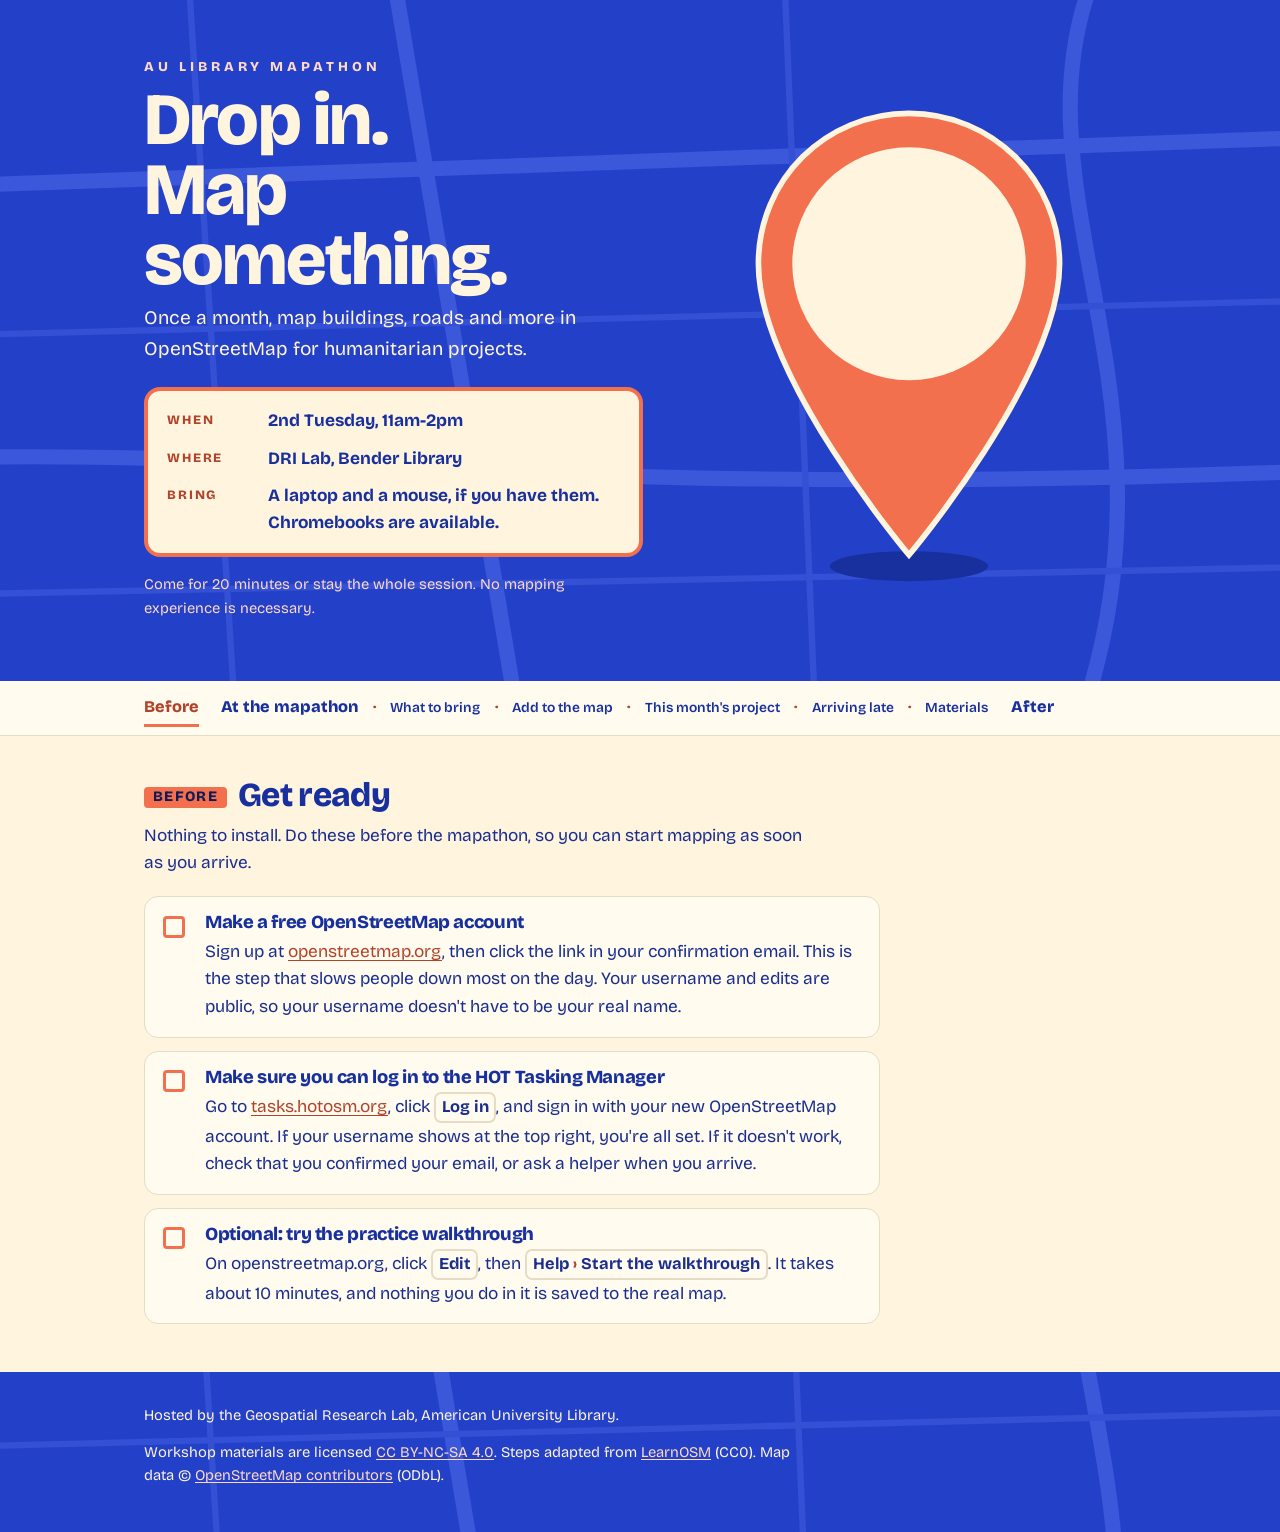
<file: index.html>
<!doctype html>
<html lang="en">
<head>
<meta charset="utf-8">
<meta name="viewport" content="width=device-width, initial-scale=1">
<title>Library Mapathon</title>
<meta name="description" content="A free, drop-in humanitarian mapping session at American University Library, held once a month. No experience needed.">
<link rel="stylesheet" href="assets/fonts.css">
<link rel="stylesheet" href="assets/site.css">
<script src="assets/tabs.js" defer></script>
</head>
<body>

<header class="hero">
  <div class="wrap hero-grid">
    <div class="hero-text">
      <p class="eyebrow">AU Library Mapathon</p>
      <h1>Drop in.<br>Map something.</h1>
      <p class="lede">Once a month, map buildings, roads and more in OpenStreetMap for humanitarian projects.</p>

      <!-- ============ THIS MONTH: session details. Edit these lines each month. ============ -->
      <dl class="session">
        <div><dt>When</dt><dd>2nd Tuesday, 11am-2pm</dd></div>
        <div><dt>Where</dt><dd>DRI Lab, Bender Library</dd></div>
        <div><dt>Bring</dt><dd>A laptop and a mouse, if you have them. Chromebooks are available.</dd></div>
      </dl>
      <!-- ============ END THIS MONTH ============ -->

      <p class="small">Come for 20 minutes or stay the whole session. No mapping experience is necessary.</p>
    </div>
    <img class="hero-pin" src="assets/img/pin.svg" alt="">
  </div>
</header>

<nav class="toc" aria-label="On this site">
  <div class="wrap menu">
    <a class="tab" href="#before">Before</a>
    <span class="group">
      <a class="tab" href="#during">At the mapathon</a>
      <a class="sub" href="#dayof">What to bring</a>
      <a class="sub" href="#mapathon">Add to the map</a>
      <a class="sub" href="#project">This month's project</a>
      <a class="sub" href="#late">Arriving late</a>
      <a class="sub" href="#materials">Materials</a>
    </span>
    <a class="tab" href="#afterwards">After</a>
  </div>
</nav>

<main class="wrap">

<div class="panel" id="before">
<section id="ready">
  <h2><span class="no">Before</span>Get ready</h2>
  <p>Nothing to install. Do these before the mapathon, so you can start mapping as soon as you arrive.</p>
  <ul class="checks">
    <li><span class="bx" aria-hidden="true"></span><div><h3>Make a free OpenStreetMap account</h3><p>Sign up at <a href="https://www.openstreetmap.org/user/new">openstreetmap.org</a>, then click the link in your confirmation email. This is the step that slows people down most on the day. Your username and edits are public, so your username doesn't have to be your real name.</p></div></li>
    <li><span class="bx" aria-hidden="true"></span><div><h3>Make sure you can log in to the HOT Tasking Manager</h3><p>Go to <a href="https://tasks.hotosm.org">tasks.hotosm.org</a>, click <span class="path">Log in</span>, and sign in with your new OpenStreetMap account. If your username shows at the top right, you're all set. If it doesn't work, check that you confirmed your email, or ask a helper when you arrive.</p></div></li>
    <li><span class="bx" aria-hidden="true"></span><div><h3>Optional: try the practice walkthrough</h3><p>On openstreetmap.org, click <span class="path">Edit</span>, then <span class="path">Help<span class="sep">›</span>Start the walkthrough</span>. It takes about 10 minutes, and nothing you do in it is saved to the real map.</p></div></li>
  </ul>
</section>
</div>

<div class="panel" id="during">
<section id="dayof">
  <h2><span class="no">Day of</span>Day of the mapathon</h2>
  <ul class="checks">
    <li><span class="bx" aria-hidden="true"></span><div><h3>Bring your laptop, and a mouse if you have one</h3><p>Any laptop with a web browser works. A mouse makes tracing much easier. No laptop? We have Chromebooks available.</p></div></li>
    <li><span class="bx" aria-hidden="true"></span><div><h3>Sign in at the table</h3><p>Then pick up a cheat sheet. It has everything below, plus shortcuts and fixes for common snags.</p></div></li>
    <li><span class="bx" aria-hidden="true"></span><div><h3>Scan the survey code on the table</h3><p>It takes a minute and helps the library keep running these sessions.</p></div></li>
  </ul>
</section>

<section id="mapathon">
  <h2><span class="no">During</span>Add to the Map</h2>
  <p>Work at your own pace, and raise your hand whenever you need a helper. Haven't tried the practice walkthrough yet? Start there: on openstreetmap.org, click <span class="path">Edit</span>, then <span class="path">Help<span class="sep">›</span>Start the walkthrough</span>.</p>
  <ol class="steps">
    <li><h3>Pick a square</h3><p>Log in at <a href="https://tasks.hotosm.org">tasks.hotosm.org</a>. Open <a href="#project">this month's project</a>, check its number, read the instructions, pick an available square, then <span class="path">Map<span class="sep">›</span>iD Editor</span>.</p></li>
    <li><h3>Trace in iD</h3><p>Trace only what the instructions ask for, inside your square, from the satellite imagery. Most projects ask for buildings; some ask for roads, or both.</p></li>
    <li><h3>Save and submit</h3><p><span class="path">Save</span>, keep the project hashtag, add <b>#AUmapathon</b> and a few words, then <span class="path">Upload</span>. In the Tasking Manager, mark the square completely mapped, or choose <span class="path">Stop mapping</span>. Validators check every square.</p></li>
  </ol>
  <ul class="checks before-leave">
    <li><span class="bx" aria-hidden="true"></span><div><h3>Before you leave: take the exit survey</h3><p>Scan the exit survey code on the table. It takes a minute.</p></div></li>
  </ul>
</section>

<section id="project" class="project">
  <!-- ============ THIS MONTH: project. Edit these lines each month. ============ -->
  <h2><span class="no">This month</span>The project</h2>
  <p class="eyebrow">Project #69108</p>
  <h3>Mapping missing Buildings and Road in Bugesera District – Rilima Sector</h3>
  <p><b>Where:</b> Rwanda <b>Requested by:</b> EcoMappers, OSM Rwanda</p>
  <p>Mapping Rwanda's critical infrastructure, vulnerable areas, and resources. Through this initiative, we aim to create accurate, accessible maps that empower local communities, support disaster preparedness and response, and drive sustainable development. </p>
  <p><a class="button" href="https://tasks.hotosm.org/projects/69108">Open the project</a> <!-- <span class="small">If it fills up, use the backup: <a href="https://tasks.hotosm.org/projects/[BACKUP PROJECT #]">project #[BACKUP PROJECT #]</a></span> --></p>
  <!-- ============ END THIS MONTH ============ -->
</section>

<section id="late">
  <h2><span class="no">Late?</span>Arriving late</h2>
  <p>No problem. About every half hour, the host will give a quick introduction to this month's project and goes over the steps. Join the next one, or if you're ready, go ahead and get started. <!-- with <a href="#mapathon">the three steps</a> and your cheat sheet. --></p>
</section>

<section id="materials">
  <h2><span class="no">Handouts</span>Materials</h2>
  <ul class="cards">
    <li><a href="handouts/cheat-sheet.pdf"><b>Cheat sheet</b><span>The steps with checkpoints, shortcuts, good habits and common snags; two pages to keep (PDF)</span></a></li>
    <li><a href="slides/slides.html"><b>Slides</b><span>The walkthrough slides shown in the room</span></a></li>
    <li><a href="materials/mapathon-materials.zip"><b>Everything</b><span>Cheat sheet and On your own guide (zip)</span></a></li>
  </ul>
</section>
</div>

<div class="panel" id="afterwards">
<section id="after">
  <h2><span class="no">After</span>After the mapathon</h2>
  <ul class="steps plain">
    <li><h3>Check your OSM messages</h3><p>In the next week or two, validators sometimes leave feedback on first edits. It's how you get better.</p></li>
    <li><h3>Keep mapping</h3><p>Use the same account any time. The <a href="handouts/on-your-own.html">On your own guide</a> has next steps (<a href="handouts/on-your-own.pdf">PDF</a>).</p></li>
    <li><h3>See what we mapped together</h3><p><a href="https://stats.now.ohsome.org/dashboard#hashtags=aumapathon">ohsomeNow stats for #AUmapathon</a> show every edit tagged with our hashtag.</p></li>
    <li><h3>Come back next month</h3><p>The next date goes up on this page.</p></li>
  </ul>
</section>
</div>

</main>

<footer>
  <div class="wrap">
    <p>Hosted by the Geospatial Research Lab, American University Library.</p>
    <p>Workshop materials are licensed <a href="https://creativecommons.org/licenses/by-nc-sa/4.0/">CC BY-NC-SA 4.0</a>. Steps adapted from <a href="https://learnosm.org">LearnOSM</a> (CC0). Map data © <a href="https://www.openstreetmap.org/copyright">OpenStreetMap contributors</a> (ODbL).</p>
  </div>
</footer>

</body>
</html>
</file>
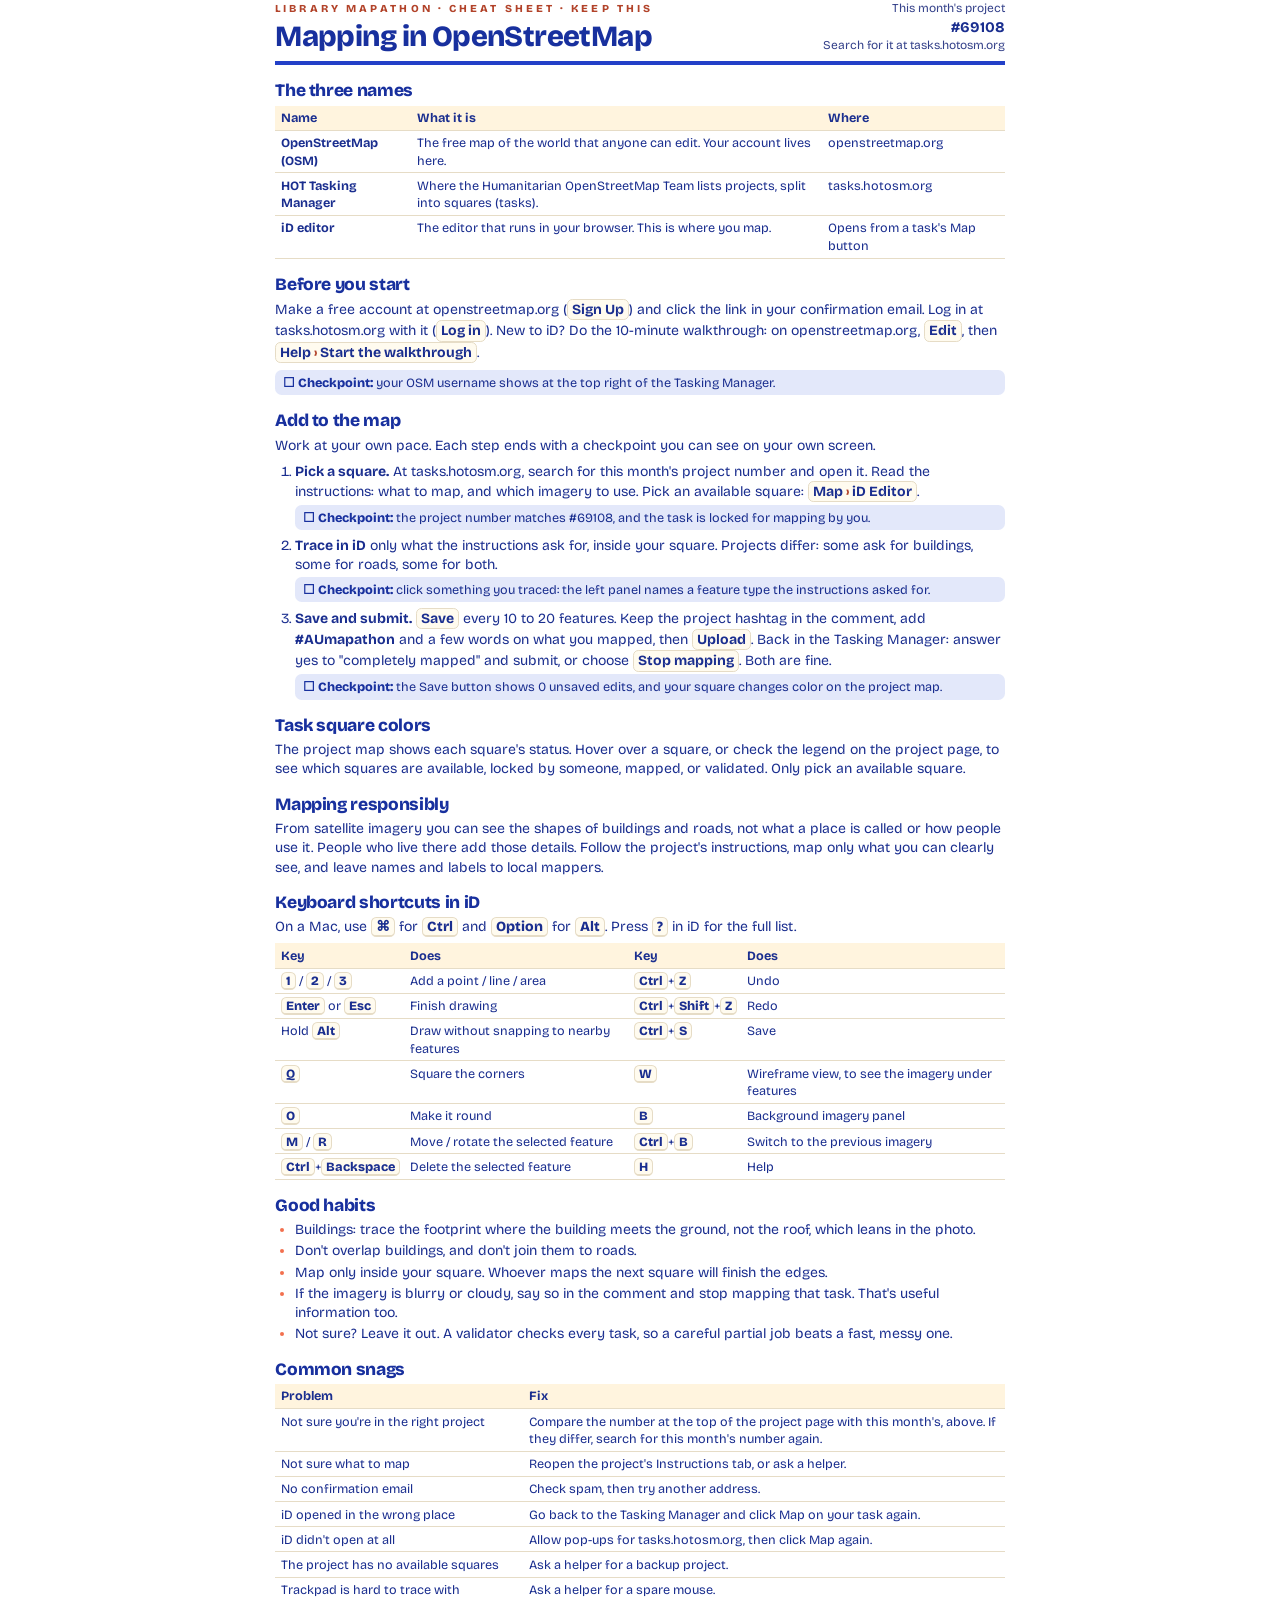
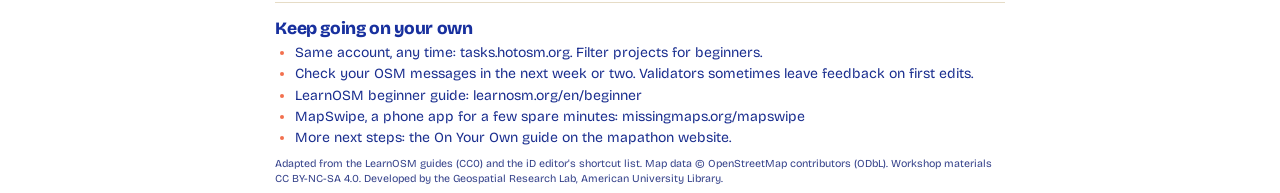
<file: handouts/cheat-sheet.html>
<!DOCTYPE html>
<html xmlns="http://www.w3.org/1999/xhtml" lang="en" xml:lang="en"><head>

<meta charset="utf-8">
<meta name="generator" content="quarto-1.11.9">

<meta name="viewport" content="width=device-width, initial-scale=1.0, user-scalable=yes">


<title>Library Mapathon: cheat sheet</title>
<style>

span.smallcaps{font-variant: small-caps;}
div.columns{display: flex; gap: 1.5em;}
div.column{flex: auto;}
@media screen {
div.columns{gap: min(4vw, 1.5em);}
div.column{overflow-x: auto;}
}
div.hanging-indent{margin-left: 1.5em; text-indent: -1.5em;}
ul.task-list{list-style: none;}
ul.task-list li input[type="checkbox"] {
width: 0.8em;
margin: 0 0.8em 0.2em -1em;  vertical-align: middle;
}
.display.math{display: block; text-align: center; margin: 0.5rem auto;}
</style>




<style type="text/css">
@font-face{font-family:"Bricolage Grotesque";font-style:normal;font-display:swap;font-weight:200 800;font-stretch:75% 100%;src:url([data-uri]) format("woff2-variations"),url([data-uri]) format("woff2")}
:root { --ink:#1A2E8F; --blue:#2340C8; --navy:#18309E; --cream:#FFF4DE; --paper:#FFFBEF; --coral-ink:#B2432A; --coral:#F2704E; --muted:#34418A; --line:#E6DCC6; --okbg:#E3E8FA; --ok:#18309E; --stuckbg:#FFE3D6; }
@page { size: letter; margin: 0.45in; }
* { box-sizing: border-box; }
html { background: #fff; }
body { margin: 0 auto; max-width: 7.6in; font-family: "Bricolage Grotesque", Arial, Helvetica, sans-serif; color: var(--ink); font-size: 10.5pt; line-height: 1.38; background: #fff; }
h1, h2, h3 { font-family: "Bricolage Grotesque", Arial, Helvetica, sans-serif; font-weight: 800; letter-spacing: -0.02em; line-height: 1.1; margin: 0; text-wrap: balance; color: var(--navy); }
h1 { font-size: 22pt; font-weight: 800; }
h2 { font-size: 13pt; margin: 12pt 0 4pt; }
h3 { font-size: 11pt; margin: 0 0 3pt; }
p { margin: 0 0 5pt; }
ul, ol { margin: 0 0 5pt; padding-left: 15pt; }
li { margin-bottom: 1.5pt; }
ul li::marker { color: var(--coral); }
a { color: var(--coral-ink); }
.eyebrow { font-weight: 800; font-size: 8pt; letter-spacing: 0.29em; text-transform: uppercase; color: var(--coral-ink); margin-bottom: 3pt; }
.head { display: flex; justify-content: space-between; align-items: flex-end; gap: 12pt; border-bottom: 3pt solid var(--blue); padding-bottom: 6pt; margin-bottom: 8pt; }
.head .meta { text-align: right; font-size: 9pt; color: var(--muted); }
.head .meta b { color: var(--ink); font-size: 11pt; }
.path { display: inline-block; font-weight: 700; background: var(--paper); border: 1.2pt solid var(--line); border-radius: 4pt; padding: 0 3pt; white-space: nowrap; }
.path .sep { color: var(--coral-ink); padding: 0 2pt; }
kbd { font-family: inherit; font-weight: 800; background: var(--paper); border: 1.2pt solid var(--line); border-bottom-width: 2pt; border-radius: 4pt; padding: 0 3pt; }
.steps { display: grid; grid-template-columns: repeat(2, minmax(0, 1fr)); gap: 7pt; }
.step { border: 1.2pt solid var(--line); border-radius: 7pt; padding: 7pt 8pt; background: var(--paper); break-inside: avoid; }
.step h3 .n { display: inline-block; background: var(--coral); color: #0F1B57; border-radius: 50%; width: 15pt; height: 15pt; text-align: center; font-family: "Bricolage Grotesque", Arial, sans-serif; font-weight: 800; font-size: 9pt; line-height: 15pt; margin-right: 4pt; }
.step ol { margin-bottom: 4pt; }
.check { background: var(--okbg); border-radius: 5pt; padding: 3pt 6pt; font-size: 9.5pt; margin-bottom: 3pt; }
.check::before { content: "☐ Checkpoint: "; font-weight: 800; color: var(--ok); }
.stuck { background: var(--stuckbg); border-radius: 5pt; padding: 3pt 6pt; font-size: 9.5pt; }
.stuck::before { content: "Stuck? "; font-weight: 800; color: var(--coral-ink); }
.log { margin-top: 8pt; border: 1.5pt dashed var(--coral); border-radius: 7pt; padding: 6pt 9pt; display: flex; gap: 18pt; flex-wrap: wrap; align-items: baseline; }
.log b { color: var(--coral-ink); }
.blank { display: inline-block; min-width: 0.9in; border-bottom: 1pt solid var(--ink); }
.foot { margin-top: 7pt; font-size: 8pt; color: var(--muted); }
table { border-collapse: collapse; width: 100%; font-size: 9.5pt; margin-bottom: 6pt; }
th, td { text-align: left; border-bottom: 0.8pt solid var(--line); padding: 2.5pt 4pt; vertical-align: top; }
th { background: var(--cream); }
.cols { display: grid; grid-template-columns: repeat(2, minmax(0, 1fr)); gap: 12pt; }
.pagebreak { break-before: page; }
.mapsteps li { margin-bottom: 4pt; }
.mapsteps .check { margin: 2pt 0 0; }
.snags td:first-child { width: 34%; }
.expect { background: var(--okbg); border-radius: 5pt; padding: 3pt 6pt; font-size: 9.5pt; margin: 2pt 0 8pt; }
.expect::before { content: "Expected result: "; font-weight: 800; color: var(--ok); }
</style>
</head>

<body>





<div class="head">
  <div>
    <div class="eyebrow">Library Mapathon · cheat sheet · keep this</div>
    <h1>Mapping in OpenStreetMap</h1>
  </div>
  <div class="meta">This month&#39;s project<br><b>#69108</b><br>Search for it at tasks.hotosm.org</div>
</div>

<h2>The three names</h2>

<table class="caption-top">
<tbody>
<tr class="odd">
<th data-quarto-table-cell-role="th">Name</th>
<th data-quarto-table-cell-role="th">What it is</th>
<th data-quarto-table-cell-role="th">Where</th>
</tr>
<tr class="even">
<td><strong>OpenStreetMap (OSM)</strong></td>
<td>The free map of the world that anyone can edit. Your account lives here.</td>
<td>openstreetmap.org</td>
</tr>
<tr class="odd">
<td><strong>HOT Tasking Manager</strong></td>
<td>Where the Humanitarian OpenStreetMap Team lists projects, split into squares (tasks).</td>
<td>tasks.hotosm.org</td>
</tr>
<tr class="even">
<td><strong>iD editor</strong></td>
<td>The editor that runs in your browser. This is where you map.</td>
<td>Opens from a task&#39;s Map button</td>
</tr>
</tbody>
</table>


<h2>Before you start</h2>
<p>Make a free account at openstreetmap.org (<span class="path">Sign Up</span>) and click the link in your confirmation email. Log in at tasks.hotosm.org with it (<span class="path">Log in</span>). New to iD? Do the 10-minute walkthrough: on openstreetmap.org, <span class="path">Edit</span>, then <span class="path">Help<span class="sep">›</span>Start the walkthrough</span>.</p>
<div class="check">your OSM username shows at the top right of the Tasking Manager.</div>

<h2>Add to the map</h2>
<p>Work at your own pace. Each step ends with a checkpoint you can see on your own screen.</p>
<ol class="mapsteps">
  <li><b>Pick a square.</b> At tasks.hotosm.org, search for this month&#39;s project number and open it. Read the instructions: what to map, and which imagery to use. Pick an available square: <span class="path">Map<span class="sep">›</span>iD Editor</span>.
    <div class="check">the project number matches #69108, and the task is locked for mapping by you.</div></li>
  <li><b>Trace in iD</b> only what the instructions ask for, inside your square. Projects differ: some ask for buildings, some for roads, some for both.
    <div class="check">click something you traced: the left panel names a feature type the instructions asked for.</div></li>
  <li><b>Save and submit.</b> <span class="path">Save</span> every 10 to 20 features. Keep the project hashtag in the comment, add <b>#AUmapathon</b> and a few words on what you mapped, then <span class="path">Upload</span>. Back in the Tasking Manager: answer yes to &quot;completely mapped&quot; and submit, or choose <span class="path">Stop mapping</span>. Both are fine.
    <div class="check">the Save button shows 0 unsaved edits, and your square changes color on the project map.</div></li>
</ol>

<h2>Task square colors</h2>
<p>The project map shows each square&#39;s status. Hover over a square, or check the legend on the project page, to see which squares are available, locked by someone, mapped, or validated. Only pick an available square.</p>

<h2>Mapping responsibly</h2>
<p>From satellite imagery you can see the shapes of buildings and roads, not what a place is called or how people use it. People who live there add those details. Follow the project&#39;s instructions, map only what you can clearly see, and leave names and labels to local mappers.</p>

<div class="pagebreak"></div>

<h2>Keyboard shortcuts in iD</h2>
<p>On a Mac, use <kbd>⌘</kbd> for <kbd>Ctrl</kbd> and <kbd>Option</kbd> for <kbd>Alt</kbd>. Press <kbd>?</kbd> in iD for the full list.</p>

<table class="caption-top">
<tbody>
<tr class="odd">
<th data-quarto-table-cell-role="th">Key</th>
<th data-quarto-table-cell-role="th">Does</th>
<th data-quarto-table-cell-role="th">Key</th>
<th data-quarto-table-cell-role="th">Does</th>
</tr>
<tr class="even">
<td><kbd>1</kbd> / <kbd>2</kbd> / <kbd>3</kbd></td>
<td>Add a point / line / area</td>
<td><kbd>Ctrl</kbd>+<kbd>Z</kbd></td>
<td>Undo</td>
</tr>
<tr class="odd">
<td><kbd>Enter</kbd> or <kbd>Esc</kbd></td>
<td>Finish drawing</td>
<td><kbd>Ctrl</kbd>+<kbd>Shift</kbd>+<kbd>Z</kbd></td>
<td>Redo</td>
</tr>
<tr class="even">
<td>Hold <kbd>Alt</kbd></td>
<td>Draw without snapping to nearby features</td>
<td><kbd>Ctrl</kbd>+<kbd>S</kbd></td>
<td>Save</td>
</tr>
<tr class="odd">
<td><kbd>Q</kbd></td>
<td>Square the corners</td>
<td><kbd>W</kbd></td>
<td>Wireframe view, to see the imagery under features</td>
</tr>
<tr class="even">
<td><kbd>O</kbd></td>
<td>Make it round</td>
<td><kbd>B</kbd></td>
<td>Background imagery panel</td>
</tr>
<tr class="odd">
<td><kbd>M</kbd> / <kbd>R</kbd></td>
<td>Move / rotate the selected feature</td>
<td><kbd>Ctrl</kbd>+<kbd>B</kbd></td>
<td>Switch to the previous imagery</td>
</tr>
<tr class="even">
<td><kbd>Ctrl</kbd>+<kbd>Backspace</kbd></td>
<td>Delete the selected feature</td>
<td><kbd>H</kbd></td>
<td>Help</td>
</tr>
</tbody>
</table>


<h2>Good habits</h2>
<ul>
  <li>Buildings: trace the footprint where the building meets the ground, not the roof, which leans in the photo.</li>
  <li>Don&#39;t overlap buildings, and don&#39;t join them to roads.</li>
  <li>Map only inside your square. Whoever maps the next square will finish the edges.</li>
  <li>If the imagery is blurry or cloudy, say so in the comment and stop mapping that task. That&#39;s useful information too.</li>
  <li>Not sure? Leave it out. A validator checks every task, so a careful partial job beats a fast, messy one.</li>
</ul>

<h2>Common snags</h2>

<table class="snags caption-top">
<tbody>
<tr class="odd">
<th data-quarto-table-cell-role="th">Problem</th>
<th data-quarto-table-cell-role="th">Fix</th>
</tr>
<tr class="even">
<td>Not sure you&#39;re in the right project</td>
<td>Compare the number at the top of the project page with this month&#39;s, above. If they differ, search for this month&#39;s number again.</td>
</tr>
<tr class="odd">
<td>Not sure what to map</td>
<td>Reopen the project&#39;s Instructions tab, or ask a helper.</td>
</tr>
<tr class="even">
<td>No confirmation email</td>
<td>Check spam, then try another address.</td>
</tr>
<tr class="odd">
<td>iD opened in the wrong place</td>
<td>Go back to the Tasking Manager and click Map on your task again.</td>
</tr>
<tr class="even">
<td>iD didn&#39;t open at all</td>
<td>Allow pop-ups for tasks.hotosm.org, then click Map again.</td>
</tr>
<tr class="odd">
<td>The project has no available squares</td>
<td>Ask a helper for a backup project.</td>
</tr>
<tr class="even">
<td>Trackpad is hard to trace with</td>
<td>Ask a helper for a spare mouse.</td>
</tr>
</tbody>
</table>


<h2>Keep going on your own</h2>
<ul>
  <li>Same account, any time: tasks.hotosm.org. Filter projects for beginners.</li>
  <li>Check your OSM messages in the next week or two. Validators sometimes leave feedback on first edits.</li>
  <li>LearnOSM beginner guide: learnosm.org/en/beginner</li>
  <li>MapSwipe, a phone app for a few spare minutes: missingmaps.org/mapswipe</li>
  <li>More next steps: the On Your Own guide on the mapathon website.</li>
</ul>

<p class="foot">Adapted from the LearnOSM guides (CC0) and the iD editor&#39;s shortcut list. Map data © OpenStreetMap contributors (ODbL). Workshop materials CC BY-NC-SA 4.0. Developed by the Geospatial Research Lab, American University Library.</p>





</body></html>
</file>
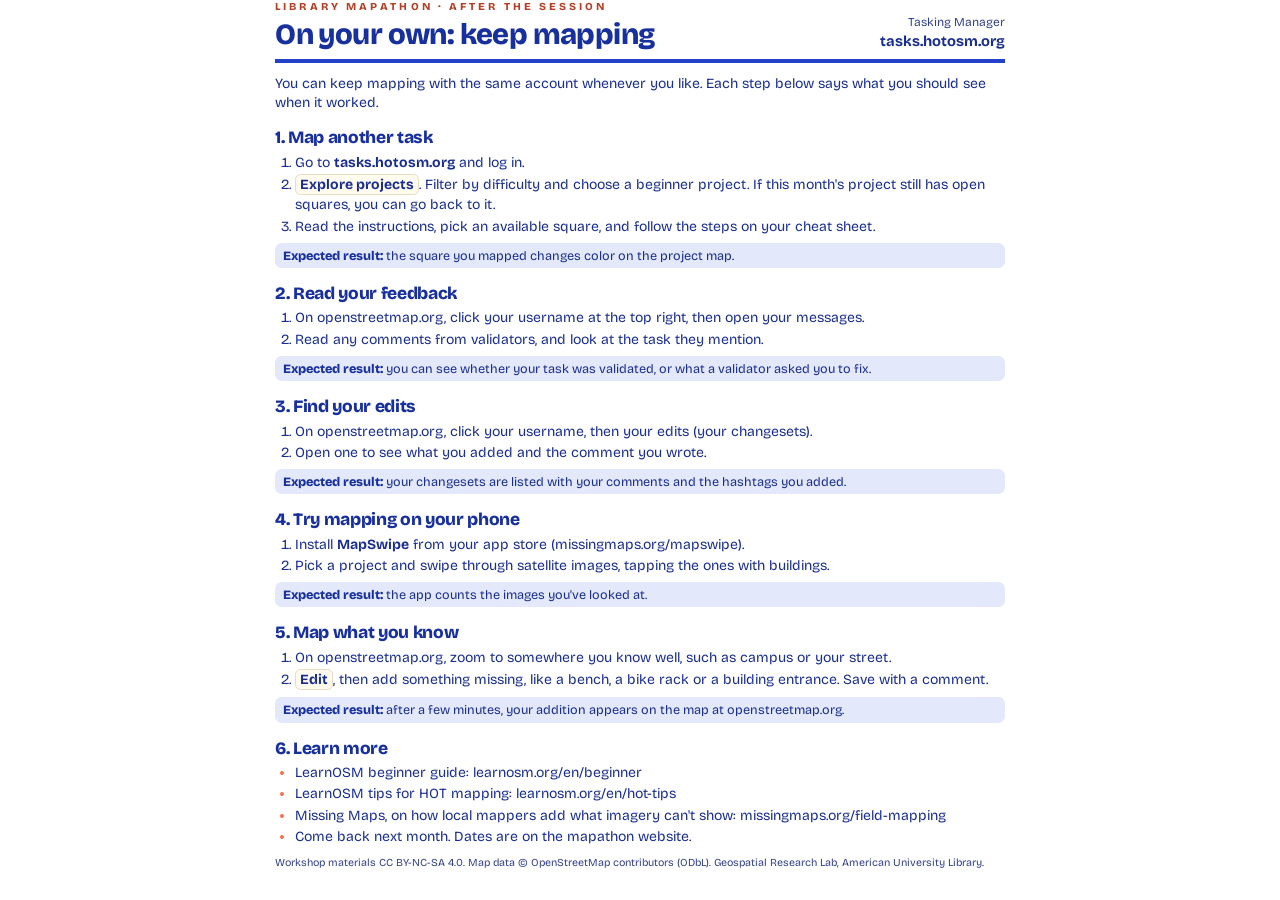
<file: handouts/on-your-own.html>
<!DOCTYPE html>
<html xmlns="http://www.w3.org/1999/xhtml" lang="en" xml:lang="en"><head>

<meta charset="utf-8">
<meta name="generator" content="quarto-1.11.9">

<meta name="viewport" content="width=device-width, initial-scale=1.0, user-scalable=yes">


<title>Library Mapathon: on your own</title>
<style>

span.smallcaps{font-variant: small-caps;}
div.columns{display: flex; gap: 1.5em;}
div.column{flex: auto;}
@media screen {
div.columns{gap: min(4vw, 1.5em);}
div.column{overflow-x: auto;}
}
div.hanging-indent{margin-left: 1.5em; text-indent: -1.5em;}
ul.task-list{list-style: none;}
ul.task-list li input[type="checkbox"] {
width: 0.8em;
margin: 0 0.8em 0.2em -1em;  vertical-align: middle;
}
.display.math{display: block; text-align: center; margin: 0.5rem auto;}
</style>




<style type="text/css">
@font-face{font-family:"Bricolage Grotesque";font-style:normal;font-display:swap;font-weight:200 800;font-stretch:75% 100%;src:url([data-uri]) format("woff2-variations"),url([data-uri]) format("woff2")}
:root { --ink:#1A2E8F; --blue:#2340C8; --navy:#18309E; --cream:#FFF4DE; --paper:#FFFBEF; --coral-ink:#B2432A; --coral:#F2704E; --muted:#34418A; --line:#E6DCC6; --okbg:#E3E8FA; --ok:#18309E; --stuckbg:#FFE3D6; }
@page { size: letter; margin: 0.45in; }
* { box-sizing: border-box; }
html { background: #fff; }
body { margin: 0 auto; max-width: 7.6in; font-family: "Bricolage Grotesque", Arial, Helvetica, sans-serif; color: var(--ink); font-size: 10.5pt; line-height: 1.38; background: #fff; }
h1, h2, h3 { font-family: "Bricolage Grotesque", Arial, Helvetica, sans-serif; font-weight: 800; letter-spacing: -0.02em; line-height: 1.1; margin: 0; text-wrap: balance; color: var(--navy); }
h1 { font-size: 22pt; font-weight: 800; }
h2 { font-size: 13pt; margin: 12pt 0 4pt; }
h3 { font-size: 11pt; margin: 0 0 3pt; }
p { margin: 0 0 5pt; }
ul, ol { margin: 0 0 5pt; padding-left: 15pt; }
li { margin-bottom: 1.5pt; }
ul li::marker { color: var(--coral); }
a { color: var(--coral-ink); }
.eyebrow { font-weight: 800; font-size: 8pt; letter-spacing: 0.29em; text-transform: uppercase; color: var(--coral-ink); margin-bottom: 3pt; }
.head { display: flex; justify-content: space-between; align-items: flex-end; gap: 12pt; border-bottom: 3pt solid var(--blue); padding-bottom: 6pt; margin-bottom: 8pt; }
.head .meta { text-align: right; font-size: 9pt; color: var(--muted); }
.head .meta b { color: var(--ink); font-size: 11pt; }
.path { display: inline-block; font-weight: 700; background: var(--paper); border: 1.2pt solid var(--line); border-radius: 4pt; padding: 0 3pt; white-space: nowrap; }
.path .sep { color: var(--coral-ink); padding: 0 2pt; }
kbd { font-family: inherit; font-weight: 800; background: var(--paper); border: 1.2pt solid var(--line); border-bottom-width: 2pt; border-radius: 4pt; padding: 0 3pt; }
.steps { display: grid; grid-template-columns: repeat(2, minmax(0, 1fr)); gap: 7pt; }
.step { border: 1.2pt solid var(--line); border-radius: 7pt; padding: 7pt 8pt; background: var(--paper); break-inside: avoid; }
.step h3 .n { display: inline-block; background: var(--coral); color: #0F1B57; border-radius: 50%; width: 15pt; height: 15pt; text-align: center; font-family: "Bricolage Grotesque", Arial, sans-serif; font-weight: 800; font-size: 9pt; line-height: 15pt; margin-right: 4pt; }
.step ol { margin-bottom: 4pt; }
.check { background: var(--okbg); border-radius: 5pt; padding: 3pt 6pt; font-size: 9.5pt; margin-bottom: 3pt; }
.check::before { content: "☐ Checkpoint: "; font-weight: 800; color: var(--ok); }
.stuck { background: var(--stuckbg); border-radius: 5pt; padding: 3pt 6pt; font-size: 9.5pt; }
.stuck::before { content: "Stuck? "; font-weight: 800; color: var(--coral-ink); }
.log { margin-top: 8pt; border: 1.5pt dashed var(--coral); border-radius: 7pt; padding: 6pt 9pt; display: flex; gap: 18pt; flex-wrap: wrap; align-items: baseline; }
.log b { color: var(--coral-ink); }
.blank { display: inline-block; min-width: 0.9in; border-bottom: 1pt solid var(--ink); }
.foot { margin-top: 7pt; font-size: 8pt; color: var(--muted); }
table { border-collapse: collapse; width: 100%; font-size: 9.5pt; margin-bottom: 6pt; }
th, td { text-align: left; border-bottom: 0.8pt solid var(--line); padding: 2.5pt 4pt; vertical-align: top; }
th { background: var(--cream); }
.cols { display: grid; grid-template-columns: repeat(2, minmax(0, 1fr)); gap: 12pt; }
.pagebreak { break-before: page; }
.mapsteps li { margin-bottom: 4pt; }
.mapsteps .check { margin: 2pt 0 0; }
.snags td:first-child { width: 34%; }
.expect { background: var(--okbg); border-radius: 5pt; padding: 3pt 6pt; font-size: 9.5pt; margin: 2pt 0 8pt; }
.expect::before { content: "Expected result: "; font-weight: 800; color: var(--ok); }
</style>
</head>

<body>





<div class="head">
  <div>
    <div class="eyebrow">Library Mapathon · after the session</div>
    <h1>On your own: keep mapping</h1>
  </div>
  <div class="meta">Tasking Manager<br><b>tasks.hotosm.org</b></div>
</div>

<p>You can keep mapping with the same account whenever you like. Each step below says what you should see when it worked.</p>

<h2>1. Map another task</h2>
<ol>
  <li>Go to <b>tasks.hotosm.org</b> and log in.</li>
  <li><span class="path">Explore projects</span>. Filter by difficulty and choose a beginner project. If this month&#39;s project still has open squares, you can go back to it.</li>
  <li>Read the instructions, pick an available square, and follow the steps on your cheat sheet.</li>
</ol>
<div class="expect">the square you mapped changes color on the project map.</div>

<h2>2. Read your feedback</h2>
<ol>
  <li>On openstreetmap.org, click your username at the top right, then open your messages.</li>
  <li>Read any comments from validators, and look at the task they mention.</li>
</ol>
<div class="expect">you can see whether your task was validated, or what a validator asked you to fix.</div>

<h2>3. Find your edits</h2>
<ol>
  <li>On openstreetmap.org, click your username, then your edits (your changesets).</li>
  <li>Open one to see what you added and the comment you wrote.</li>
</ol>
<div class="expect">your changesets are listed with your comments and the hashtags you added.</div>

<h2>4. Try mapping on your phone</h2>
<ol>
  <li>Install <b>MapSwipe</b> from your app store (missingmaps.org/mapswipe).</li>
  <li>Pick a project and swipe through satellite images, tapping the ones with buildings.</li>
</ol>
<div class="expect">the app counts the images you&#39;ve looked at.</div>

<h2>5. Map what you know</h2>
<ol>
  <li>On openstreetmap.org, zoom to somewhere you know well, such as campus or your street.</li>
  <li><span class="path">Edit</span>, then add something missing, like a bench, a bike rack or a building entrance. Save with a comment.</li>
</ol>
<div class="expect">after a few minutes, your addition appears on the map at openstreetmap.org.</div>

<h2>6. Learn more</h2>
<ul>
  <li>LearnOSM beginner guide: learnosm.org/en/beginner</li>
  <li>LearnOSM tips for HOT mapping: learnosm.org/en/hot-tips</li>
  <li>Missing Maps, on how local mappers add what imagery can&#39;t show: missingmaps.org/field-mapping</li>
  <li>Come back next month. Dates are on the mapathon website.</li>
</ul>

<p class="foot">Workshop materials CC BY-NC-SA 4.0. Map data © OpenStreetMap contributors (ODbL). Geospatial Research Lab, American University Library.</p>





</body></html>
</file>
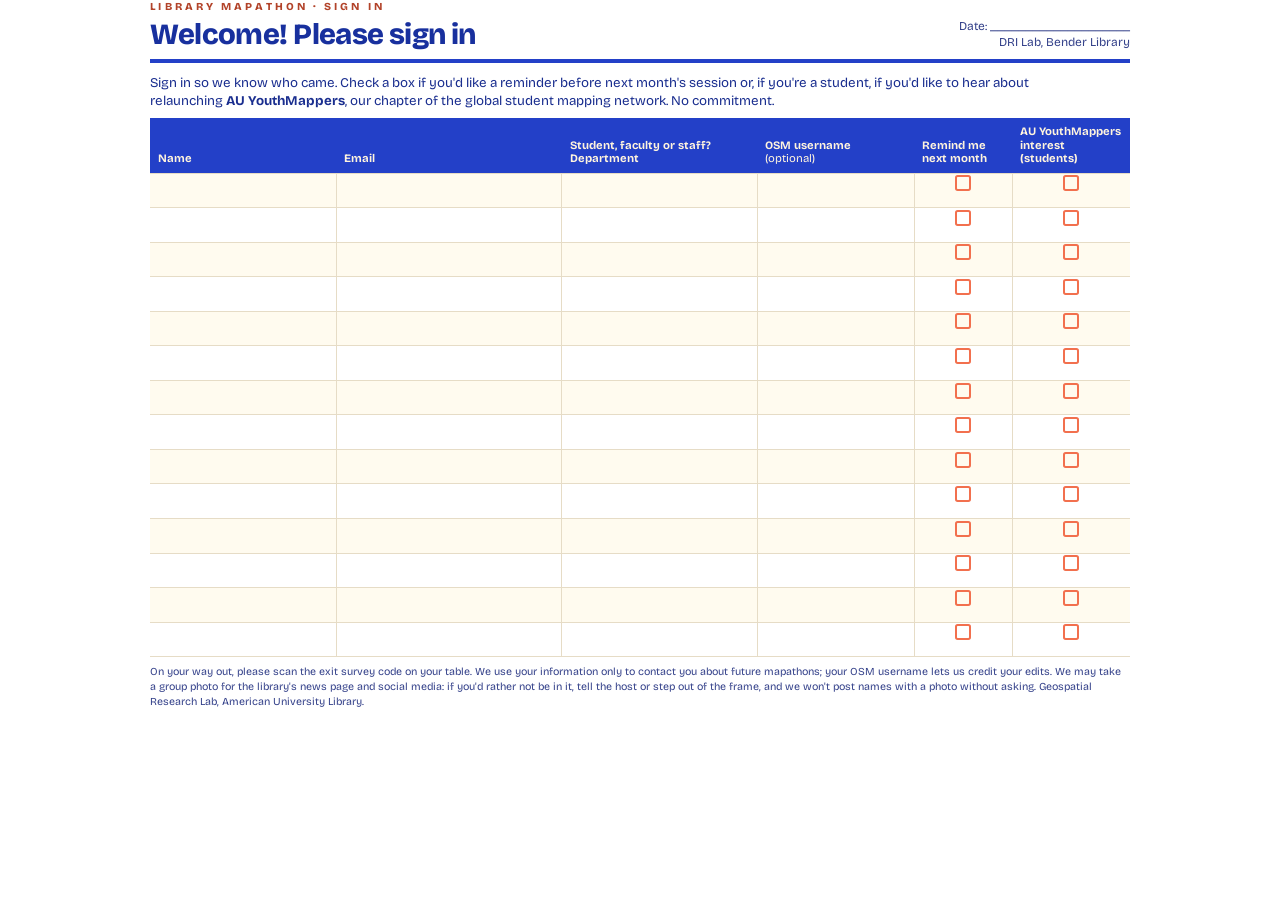
<file: handouts/sign-in-sheet.html>
<!DOCTYPE html>
<html xmlns="http://www.w3.org/1999/xhtml" lang="en" xml:lang="en"><head>

<meta charset="utf-8">
<meta name="generator" content="quarto-1.11.9">

<meta name="viewport" content="width=device-width, initial-scale=1.0, user-scalable=yes">


<title>Library Mapathon: sign-in sheet</title>
<style>

span.smallcaps{font-variant: small-caps;}
div.columns{display: flex; gap: 1.5em;}
div.column{flex: auto;}
@media screen {
div.columns{gap: min(4vw, 1.5em);}
div.column{overflow-x: auto;}
}
div.hanging-indent{margin-left: 1.5em; text-indent: -1.5em;}
ul.task-list{list-style: none;}
ul.task-list li input[type="checkbox"] {
width: 0.8em;
margin: 0 0.8em 0.2em -1em;  vertical-align: middle;
}
.display.math{display: block; text-align: center; margin: 0.5rem auto;}
</style>




<style type="text/css">
@font-face{font-family:"Bricolage Grotesque";font-style:normal;font-display:swap;font-weight:200 800;font-stretch:75% 100%;src:url([data-uri]) format("woff2-variations"),url([data-uri]) format("woff2")}
:root { --ink:#1A2E8F; --blue:#2340C8; --navy:#18309E; --cream:#FFF4DE; --paper:#FFFBEF; --coral-ink:#B2432A; --coral:#F2704E; --muted:#34418A; --line:#E6DCC6; --okbg:#E3E8FA; --ok:#18309E; --stuckbg:#FFE3D6; }
@page { size: letter; margin: 0.45in; }
* { box-sizing: border-box; }
html { background: #fff; }
body { margin: 0 auto; max-width: 7.6in; font-family: "Bricolage Grotesque", Arial, Helvetica, sans-serif; color: var(--ink); font-size: 10.5pt; line-height: 1.38; background: #fff; }
h1, h2, h3 { font-family: "Bricolage Grotesque", Arial, Helvetica, sans-serif; font-weight: 800; letter-spacing: -0.02em; line-height: 1.1; margin: 0; text-wrap: balance; color: var(--navy); }
h1 { font-size: 22pt; font-weight: 800; }
h2 { font-size: 13pt; margin: 12pt 0 4pt; }
h3 { font-size: 11pt; margin: 0 0 3pt; }
p { margin: 0 0 5pt; }
ul, ol { margin: 0 0 5pt; padding-left: 15pt; }
li { margin-bottom: 1.5pt; }
ul li::marker { color: var(--coral); }
a { color: var(--coral-ink); }
.eyebrow { font-weight: 800; font-size: 8pt; letter-spacing: 0.29em; text-transform: uppercase; color: var(--coral-ink); margin-bottom: 3pt; }
.head { display: flex; justify-content: space-between; align-items: flex-end; gap: 12pt; border-bottom: 3pt solid var(--blue); padding-bottom: 6pt; margin-bottom: 8pt; }
.head .meta { text-align: right; font-size: 9pt; color: var(--muted); }
.head .meta b { color: var(--ink); font-size: 11pt; }
.path { display: inline-block; font-weight: 700; background: var(--paper); border: 1.2pt solid var(--line); border-radius: 4pt; padding: 0 3pt; white-space: nowrap; }
.path .sep { color: var(--coral-ink); padding: 0 2pt; }
kbd { font-family: inherit; font-weight: 800; background: var(--paper); border: 1.2pt solid var(--line); border-bottom-width: 2pt; border-radius: 4pt; padding: 0 3pt; }
.steps { display: grid; grid-template-columns: repeat(2, minmax(0, 1fr)); gap: 7pt; }
.step { border: 1.2pt solid var(--line); border-radius: 7pt; padding: 7pt 8pt; background: var(--paper); break-inside: avoid; }
.step h3 .n { display: inline-block; background: var(--coral); color: #0F1B57; border-radius: 50%; width: 15pt; height: 15pt; text-align: center; font-family: "Bricolage Grotesque", Arial, sans-serif; font-weight: 800; font-size: 9pt; line-height: 15pt; margin-right: 4pt; }
.step ol { margin-bottom: 4pt; }
.check { background: var(--okbg); border-radius: 5pt; padding: 3pt 6pt; font-size: 9.5pt; margin-bottom: 3pt; }
.check::before { content: "☐ Checkpoint: "; font-weight: 800; color: var(--ok); }
.stuck { background: var(--stuckbg); border-radius: 5pt; padding: 3pt 6pt; font-size: 9.5pt; }
.stuck::before { content: "Stuck? "; font-weight: 800; color: var(--coral-ink); }
.log { margin-top: 8pt; border: 1.5pt dashed var(--coral); border-radius: 7pt; padding: 6pt 9pt; display: flex; gap: 18pt; flex-wrap: wrap; align-items: baseline; }
.log b { color: var(--coral-ink); }
.blank { display: inline-block; min-width: 0.9in; border-bottom: 1pt solid var(--ink); }
.foot { margin-top: 7pt; font-size: 8pt; color: var(--muted); }
table { border-collapse: collapse; width: 100%; font-size: 9.5pt; margin-bottom: 6pt; }
th, td { text-align: left; border-bottom: 0.8pt solid var(--line); padding: 2.5pt 4pt; vertical-align: top; }
th { background: var(--cream); }
.cols { display: grid; grid-template-columns: repeat(2, minmax(0, 1fr)); gap: 12pt; }
.pagebreak { break-before: page; }
.mapsteps li { margin-bottom: 4pt; }
.mapsteps .check { margin: 2pt 0 0; }
.snags td:first-child { width: 34%; }
.expect { background: var(--okbg); border-radius: 5pt; padding: 3pt 6pt; font-size: 9.5pt; margin: 2pt 0 8pt; }
.expect::before { content: "Expected result: "; font-weight: 800; color: var(--ok); }
</style>
</head>

<body>





<style>
@page { size: letter landscape; margin: 0.4in; }
body { max-width: 10.2in; }
.signin { width: 100%; border-collapse: collapse; table-layout: fixed; margin-top: 6pt; }
.signin th { background: var(--blue); color: var(--cream); font-size: 8.5pt; text-align: left; padding: 5pt 6pt; vertical-align: bottom; line-height: 1.2; }
.signin td { height: 0.36in; border-bottom: 1pt solid var(--line); border-right: 1pt solid var(--line); padding: 0 6pt; }
.signin td:last-child { border-right: 0; }
.signin tr:nth-child(even) td { background: var(--paper); }
.signin .bxc { text-align: center; }
.signin .box { display: inline-block; width: 12pt; height: 12pt; border: 1.5pt solid var(--coral); border-radius: 2pt; vertical-align: middle; }
.intro { font-size: 10pt; margin: 0; max-width: 9.6in; }
.fine { font-size: 8pt; color: var(--muted); margin-top: 6pt; }
</style>
<div class="head">
  <div>
    <div class="eyebrow">Library Mapathon · sign in</div>
    <h1>Welcome! Please sign in</h1>
  </div>
  <div class="meta">Date: ____________________<br>DRI Lab, Bender Library</div>
</div>
<p class="intro">Sign in so we know who came. Check a box if you&#39;d like a reminder before next month&#39;s session or, if you&#39;re a student, if you&#39;d like to hear about relaunching <b>AU YouthMappers</b>, our chapter of the global student mapping network. No commitment.</p>


<table class="signin caption-top">
<colgroup>
<col style="width: 19%">
<col style="width: 23%">
<col style="width: 20%">
<col style="width: 16%">
<col style="width: 10%">
<col style="width: 12%">
</colgroup>
<tbody>
<tr class="odd">
<th data-quarto-table-cell-role="th">Name</th>
<th data-quarto-table-cell-role="th">Email</th>
<th data-quarto-table-cell-role="th">Student, faculty or staff?<br>
Department</th>
<th data-quarto-table-cell-role="th">OSM username<br>
<span style="font-weight:400">(optional)</span></th>
<th data-quarto-table-cell-role="th">Remind me<br>
next month</th>
<th data-quarto-table-cell-role="th">AU YouthMappers<br>
interest (students)</th>
</tr>
<tr class="even">
<td></td>
<td></td>
<td></td>
<td></td>
<td class="bxc"><span class="box"></span></td>
<td class="bxc"><span class="box"></span></td>
</tr>
<tr class="odd">
<td></td>
<td></td>
<td></td>
<td></td>
<td class="bxc"><span class="box"></span></td>
<td class="bxc"><span class="box"></span></td>
</tr>
<tr class="even">
<td></td>
<td></td>
<td></td>
<td></td>
<td class="bxc"><span class="box"></span></td>
<td class="bxc"><span class="box"></span></td>
</tr>
<tr class="odd">
<td></td>
<td></td>
<td></td>
<td></td>
<td class="bxc"><span class="box"></span></td>
<td class="bxc"><span class="box"></span></td>
</tr>
<tr class="even">
<td></td>
<td></td>
<td></td>
<td></td>
<td class="bxc"><span class="box"></span></td>
<td class="bxc"><span class="box"></span></td>
</tr>
<tr class="odd">
<td></td>
<td></td>
<td></td>
<td></td>
<td class="bxc"><span class="box"></span></td>
<td class="bxc"><span class="box"></span></td>
</tr>
<tr class="even">
<td></td>
<td></td>
<td></td>
<td></td>
<td class="bxc"><span class="box"></span></td>
<td class="bxc"><span class="box"></span></td>
</tr>
<tr class="odd">
<td></td>
<td></td>
<td></td>
<td></td>
<td class="bxc"><span class="box"></span></td>
<td class="bxc"><span class="box"></span></td>
</tr>
<tr class="even">
<td></td>
<td></td>
<td></td>
<td></td>
<td class="bxc"><span class="box"></span></td>
<td class="bxc"><span class="box"></span></td>
</tr>
<tr class="odd">
<td></td>
<td></td>
<td></td>
<td></td>
<td class="bxc"><span class="box"></span></td>
<td class="bxc"><span class="box"></span></td>
</tr>
<tr class="even">
<td></td>
<td></td>
<td></td>
<td></td>
<td class="bxc"><span class="box"></span></td>
<td class="bxc"><span class="box"></span></td>
</tr>
<tr class="odd">
<td></td>
<td></td>
<td></td>
<td></td>
<td class="bxc"><span class="box"></span></td>
<td class="bxc"><span class="box"></span></td>
</tr>
<tr class="even">
<td></td>
<td></td>
<td></td>
<td></td>
<td class="bxc"><span class="box"></span></td>
<td class="bxc"><span class="box"></span></td>
</tr>
<tr class="odd">
<td></td>
<td></td>
<td></td>
<td></td>
<td class="bxc"><span class="box"></span></td>
<td class="bxc"><span class="box"></span></td>
</tr>
</tbody>
</table>


<p class="fine">On your way out, please scan the exit survey code on your table. We use your information only to contact you about future mapathons; your OSM username lets us credit your edits. We may take a group photo for the library&#39;s news page and social media: if you&#39;d rather not be in it, tell the host or step out of the frame, and we won&#39;t post names with a photo without asking. Geospatial Research Lab, American University Library.</p>





</body></html>
</file>
<file: assets/fonts.css>
/* Bricolage Grotesque, the typeface on the mapathon poster. Variable: weight 200-800, optical size 12-96. SIL OFL 1.1. */
@font-face{font-family:"Bricolage Grotesque";font-style:normal;font-display:swap;font-weight:200 800;font-stretch:75% 100%;src:url("fonts/bricolage-grotesque-latin-standard-normal.woff2") format("woff2-variations"),url("fonts/bricolage-grotesque-latin-standard-normal.woff2") format("woff2")}
</file>
<file: assets/site.css>
/* Library Mapathon site. Matches the mapathon poster (Mapathon Posters design, Pin board): a blue map-grid hero with a coral pin, then a single readable column on cream. */
:root {
  --blue: #2340C8;
  --grid: #3B57DA;
  --navy: #18309E;
  --ink: #1A2E8F;
  --cream: #FFF4DE;
  --paper: #FFFBEF;
  --peach: #FFD9C9;
  --coral: #F2704E;
  --coral-ink: #B2432A;
  --line: #E6DCC6;
  --ok-bg: #E3E8FA;
  --ok: #18309E;
  --font: "Bricolage Grotesque", Arial, Helvetica, sans-serif;
}
* { box-sizing: border-box; }
html { scroll-behavior: smooth; }
@media (prefers-reduced-motion: reduce) { html { scroll-behavior: auto; } }
body { margin: 0; background: var(--cream); color: var(--ink); font-family: var(--font); font-size: 1.08rem; line-height: 1.6; }
.wrap { max-width: 64rem; margin: 0 auto; padding-left: max(16px, env(safe-area-inset-left, 0px)); padding-right: max(16px, env(safe-area-inset-right, 0px)); }
h1, h2, h3 { font-family: var(--font); font-weight: 800; letter-spacing: -0.02em; line-height: 1.08; text-wrap: balance; margin: 0 0 0.5rem; color: var(--navy); }
h1 { font-size: clamp(2.8rem, 7vw, 4.6rem); font-weight: 800; letter-spacing: -0.024em; line-height: 0.95; }
h2 { font-size: clamp(1.6rem, 3.5vw, 2.1rem); }
h3 { font-size: 1.15rem; }
p { margin: 0 0 0.8rem; max-width: 42rem; }
a { color: var(--coral-ink); text-underline-offset: 0.15em; }
a:focus-visible, .button:focus-visible { outline: 3px solid var(--coral); outline-offset: 3px; border-radius: 4px; }
.eyebrow { font-weight: 800; font-size: 0.85rem; letter-spacing: 0.29em; text-transform: uppercase; color: var(--coral-ink); margin-bottom: 0.5rem; }
.small { font-size: 0.92rem; color: var(--navy); }

/* Hero */
.hero { background: var(--blue) url("img/grid.svg") center / cover no-repeat; color: var(--cream); padding-block: 3.5rem 3rem; }
.hero h1 { color: var(--cream); }
.hero .eyebrow { color: var(--peach); }
.hero .small { color: var(--peach); }
.hero-grid { display: grid; grid-template-columns: minmax(0, 1.1fr) minmax(0, 1fr); gap: 2.5rem; align-items: center; }
.hero-pin { justify-self: center; width: min(100%, 320px); height: auto; }
.lede { font-size: 1.2rem; color: var(--cream); }
.session { margin: 1.4rem 0 1rem; display: grid; gap: 0.6rem; background: var(--cream); color: var(--navy); border-radius: 16px; padding: 1rem 1.2rem; border: 4px solid var(--coral); }
.session div { display: grid; grid-template-columns: 5.5rem minmax(0, 1fr); gap: 0.8rem; }
.session dt { font-weight: 800; font-size: 0.8rem; letter-spacing: 0.14em; text-transform: uppercase; color: var(--coral-ink); padding-top: 0.2rem; }
.session dd { margin: 0; font-weight: 700; }

/* Page navigation */
.toc { background: var(--paper); border-bottom: 1px solid var(--line); position: sticky; top: env(safe-area-inset-top, 0px); z-index: 5; }
.toc .menu { display: flex; flex-wrap: wrap; align-items: baseline; gap: 0.2rem 1.4rem; padding-block: 0.55rem 0.5rem; }
.toc .group { display: inline-flex; flex-wrap: wrap; align-items: baseline; gap: 0.2rem 0.9rem; }
.toc a { text-decoration: none; color: var(--navy); white-space: nowrap; }
.toc a.tab { font-weight: 800; font-size: 1.02rem; padding-block: 0.25rem; border-bottom: 3px solid transparent; }
.toc a.sub { font-weight: 600; font-size: 0.86rem; }
.toc a.sub::before { content: "·"; color: var(--coral-ink); margin-right: 0.9rem; font-weight: 800; }
.toc .group a.sub:first-of-type::before { content: none; }
.toc a:hover, .toc a[aria-current="true"], .toc a.sub.here { color: var(--coral-ink); }
.toc a.tab[aria-current="true"] { border-bottom-color: var(--coral); }
.toc a:focus-visible { outline-offset: 3px; }
@media (max-width: 700px) {
  /* One row you can swipe sideways, so the pinned menu stays short */
  .toc .menu, .toc .group { flex-wrap: nowrap; }
  .toc .menu { overflow-x: auto; scrollbar-width: none; padding-right: 16px; }
  .toc .menu::-webkit-scrollbar { display: none; }
}

section { padding-block: 2.6rem 1rem; border-bottom: 1px solid var(--line); scroll-margin-top: calc(var(--menu-h, 4rem) + 1rem); }
section:last-of-type { border-bottom: 0; }
.tabs-enabled .panel[hidden] { display: none; }

.checklist { padding-left: 1.3rem; max-width: 46rem; }
.checklist li { margin-bottom: 0.7rem; }

.path { display: inline-block; font-weight: 700; background: var(--paper); border: 2px solid var(--line); border-radius: 7px; padding: 0 0.35em; white-space: nowrap; font-size: 0.95em; }
.path .sep { color: var(--coral-ink); padding: 0 0.25em; }
kbd { font-family: inherit; font-weight: 800; background: var(--paper); border: 2px solid var(--line); border-bottom-width: 3px; border-radius: 6px; padding: 0 0.35em; }

/* Project */
.project { background: var(--paper); border: 2px solid var(--line); border-radius: 18px; padding: 1.8rem; }
.project h3 { font-size: 1.4rem; }
.button { display: inline-block; background: var(--coral-ink); color: var(--cream); font-weight: 800; text-decoration: none; padding: 0.55rem 1.1rem; border-radius: 10px; margin-right: 0.8rem; }
.button:hover { background: #8E3520; }

/* Steps */
.steps { list-style: none; padding: 0; margin: 1.2rem 0 0; display: grid; grid-template-columns: repeat(3, minmax(0, 1fr)); gap: 1rem; counter-reset: step; }
.steps li { counter-increment: step; background: var(--paper); border: 1px solid var(--line); border-radius: 14px; padding: 1.1rem 1.1rem 0.6rem; min-width: 0; }
.steps li h3::before { content: counter(step); display: inline-grid; place-items: center; width: 1.7rem; height: 1.7rem; margin-right: 0.5rem; border-radius: 50%; background: var(--coral); color: #0F1B57; font-family: var(--font); font-weight: 800; font-size: 0.95rem; vertical-align: 0.1em; }
.steps p { font-size: 0.98rem; }
.check { background: var(--ok-bg); border-radius: 8px; padding: 0.4rem 0.6rem; font-size: 0.92rem; }
.check::before { content: "Checkpoint: "; font-weight: 800; color: var(--ok); }

/* Materials */
.cards { list-style: none; padding: 0; margin: 1rem 0 0; display: grid; grid-template-columns: repeat(3, minmax(0, 1fr)); gap: 1rem; }
.cards a { display: flex; flex-direction: column; gap: 0.3rem; height: 100%; background: var(--paper); border: 2px solid var(--line); border-radius: 14px; padding: 1rem; text-decoration: none; color: var(--ink); }
.cards a:hover { border-color: var(--coral); }
.cards b { font-weight: 800; font-size: 1.1rem; color: var(--navy); }
.cards span { font-size: 0.92rem; color: var(--ink); }

/* Table */
.table-wrap { overflow-x: auto; margin: 1rem 0; }
table { border-collapse: collapse; width: 100%; min-width: 30rem; background: var(--paper); border-radius: 12px; overflow: hidden; }
th, td { text-align: left; padding: 0.7rem 0.9rem; border-bottom: 1px solid var(--line); vertical-align: top; }
th { background: var(--navy); color: var(--cream); font-size: 0.9rem; letter-spacing: 0.04em; }

footer { background: var(--blue) url("img/grid.svg") center / cover no-repeat; color: var(--cream); font-size: 0.92rem; padding-block: 2rem; margin-top: 2rem; }
footer a { color: var(--peach); }

@media (max-width: 860px) {
  .hero-grid { grid-template-columns: minmax(0, 1fr); }
  .hero-pin { order: -1; width: 120px; justify-self: start; }
  .steps { grid-template-columns: repeat(2, minmax(0, 1fr)); }
  .cards { grid-template-columns: repeat(2, minmax(0, 1fr)); }
}
@media (max-width: 520px) {
  .steps, .steps.plain, .cards { grid-template-columns: minmax(0, 1fr); }
  .session div { grid-template-columns: minmax(0, 1fr); gap: 0.1rem; }
}
@media print {
  .toc { display: none; }
  .tabs-enabled .panel[hidden] { display: block; }
  .hero { background: #fff; color: var(--ink); }
  .hero h1 { color: var(--navy); }
  .session { background: #fff; border: 1px solid var(--line); }
}

.checklist li::marker, .steps li::marker { color: var(--coral); }


/* Get ready: checklist, as on the Tatort workshop site */
h2 .no { display: inline-block; background: var(--coral); color: #0F1B57; font-weight: 800; font-size: 0.9rem; letter-spacing: 0.1em; text-transform: uppercase; padding: 0.2em 0.6em; margin-right: 0.7rem; vertical-align: 0.35em; border-radius: 4px; }
.checks { list-style: none; padding: 0; margin: 1.2rem 0 0; max-width: 46rem; display: grid; gap: 0.8rem; }
.checks li { display: grid; grid-template-columns: 1.9rem minmax(0, 1fr); gap: 0.75rem; background: var(--paper); border: 1px solid var(--line); border-radius: 14px; padding: 1rem 1.1rem; }
.checks .bx { width: 1.4rem; height: 1.4rem; border: 3px solid var(--coral); border-radius: 4px; margin-top: 0.15rem; }
.checks h3 { font-size: 1.15rem; margin: 0 0 0.3rem; }
.checks p { margin: 0; }
.steps.plain { grid-template-columns: repeat(2, minmax(0, 1fr)); }
.steps.plain li h3::before { content: none; }
.project h2 .no { vertical-align: 0.3em; }
.before-leave { margin-top: 1.2rem; }
</file>
